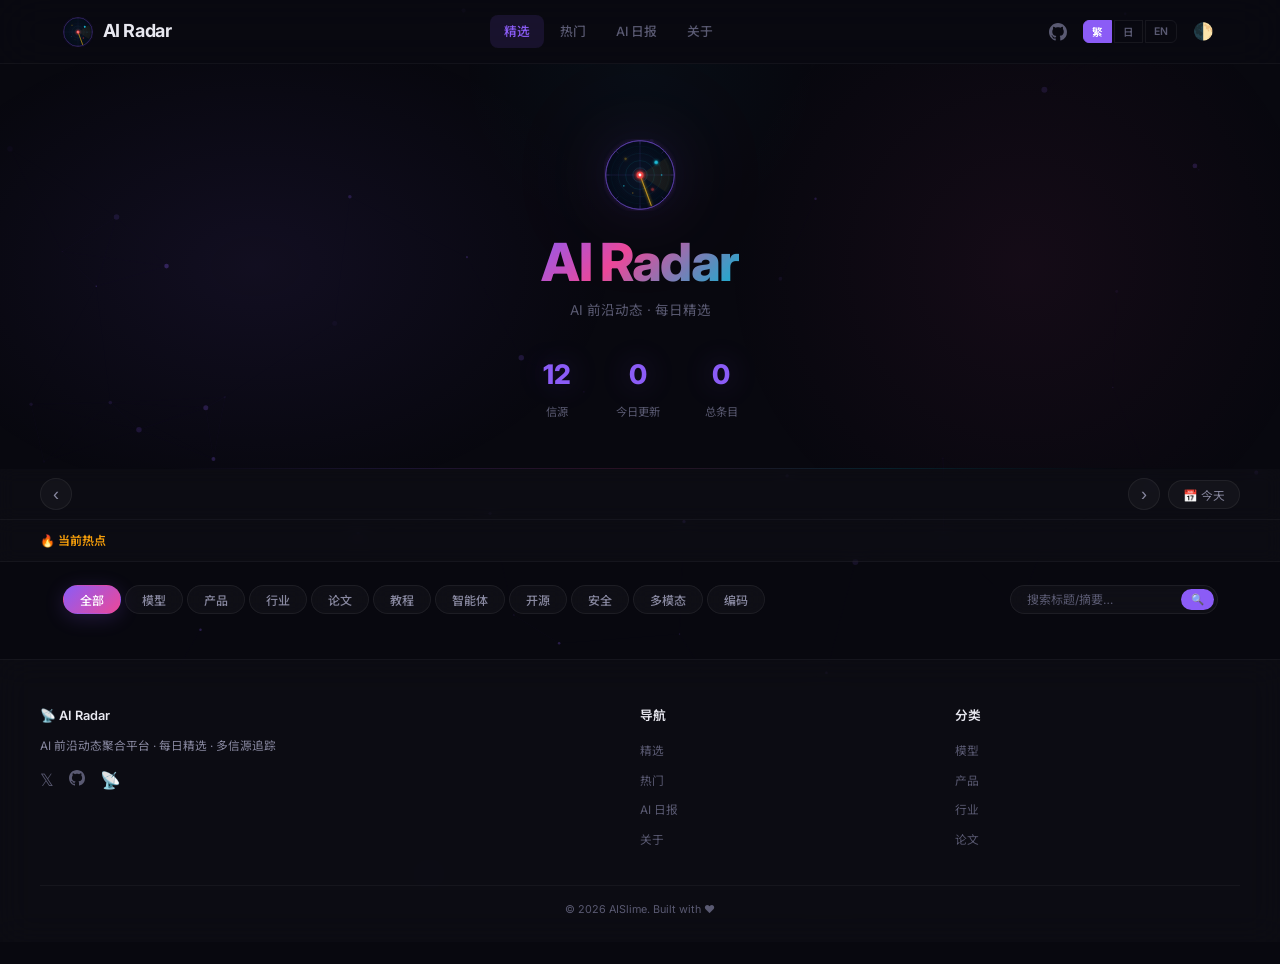
<file: index.html>
<!DOCTYPE html>
<html lang="zh-CN" data-theme="dark">
<head>
  <meta charset="UTF-8">
  <meta name="viewport" content="width=device-width, initial-scale=1.0">
  <meta name="description" content="AI Radar — AI 前沿动态聚合 · 每日精选 · 多语言">
  <title>AI Radar — AI 前沿动态</title>
  <link rel="icon" href="images/logo.svg" type="image/svg+xml">
  <link rel="stylesheet" href="css/style.css">
  <link href="https://fonts.googleapis.com/css2?family=Inter:wght@400;500;600;700;800&family=Noto+Sans+SC:wght@400;500;600;700&family=Noto+Sans+JP:wght@300;400;500;700&display=swap" rel="stylesheet">
</head>
<body>
  <!-- Particle Canvas Background -->
  <canvas id="particleCanvas"></canvas>

  <!-- ========== HEADER ========== -->
  <header class="site-header">
    <div class="header-inner">
      <a href="index.html" class="site-logo">
        <img src="images/logo.svg" alt="AI Radar" class="logo-img">
        <span>AI Radar</span>
      </a>

      <nav class="main-nav" id="mainNav">
        <a href="javascript:void(0)" class="active" data-view="featured" onclick="switchView('featured')" data-i18n="nav.featured">精选</a>
        <a href="javascript:void(0)" data-view="trending" onclick="switchView('trending')" data-i18n="nav.trending">热门</a>
        <a href="javascript:void(0)" data-view="daily" onclick="switchView('daily')" data-i18n="nav.daily">AI 日报</a>
        <a href="about.html" data-i18n="nav.about">关于</a>
      </nav>

      <div class="header-actions">
        <a href="https://github.com/HuanMoovo" target="_blank" class="gh-link" title="GitHub">
          <svg width="18" height="18" viewBox="0 0 16 16" fill="currentColor"><path d="M8 0C3.58 0 0 3.58 0 8c0 3.54 2.29 6.53 5.47 7.59.4.07.55-.17.55-.38 0-.19-.01-.82-.01-1.49-2.01.37-2.53-.49-2.69-.94-.09-.23-.48-.94-.82-1.13-.28-.15-.68-.52-.01-.53.63-.01 1.08.58 1.23.82.72 1.21 1.87.87 2.33.66.07-.52.28-.87.51-1.07-1.78-.2-3.64-.89-3.64-3.95 0-.87.31-1.59.82-2.15-.08-.2-.36-1.02.08-2.12 0 0 .67-.21 2.2.82.64-.18 1.32-.27 2-.27.68 0 1.36.09 2 .27 1.53-1.04 2.2-.82 2.2-.82.44 1.1.16 1.92.08 2.12.51.56.82 1.27.82 2.15 0 3.07-1.87 3.75-3.65 3.95.29.25.54.73.54 1.48 0 1.07-.01 1.93-.01 2.2 0 .21.15.46.55.38A8.013 8.013 0 0016 8c0-4.42-3.58-8-8-8z"/></svg>
        </a>
        <!-- Language Switcher -->
        <div class="lang-switcher">
          <button class="lang-btn active" data-lang="zh">繁</button>
          <button class="lang-btn" data-lang="ja">日</button>
          <button class="lang-btn" data-lang="en">EN</button>
        </div>
        <!-- Theme Toggle -->
        <button class="theme-toggle" id="themeToggle" aria-label="Toggle theme">🌓</button>
        <!-- Mobile Menu Toggle -->
        <button class="nav-toggle" id="navToggle" aria-label="Menu">☰</button>
      </div>
    </div>
  </header>

  <!-- ========== HERO ========== -->
  <section class="hero">
    <div class="hero-content">
      <div class="hero-slime">
        <img src="images/slime.svg" alt="AISlime" class="hero-slime-img">
      </div>
      <h1>
        <span class="gradient-text">AI Radar</span>
      </h1>
      <p class="hero-desc" data-i18n="hero.subtitle">AI 前沿动态 · 每日精选</p>
      <div class="hero-stats">
        <div class="stat">
          <span class="stat-num" id="totalSources">12</span>
          <span class="stat-label" data-i18n="hero.sources">信源</span>
        </div>
        <div class="stat">
          <span class="stat-num" id="todayCount">0</span>
          <span class="stat-label" data-i18n="hero.today">今日更新</span>
        </div>
        <div class="stat">
          <span class="stat-num" id="totalArticles">0</span>
          <span class="stat-label" data-i18n="hero.total">总条目</span>
        </div>
      </div>
    </div>
  </section>

  <!-- Glow line -->
  <div class="glow-line"></div>

  <!-- ========== DATE NAVIGATION ========== -->
  <div class="date-nav">
    <div class="date-nav-inner">
      <button class="date-arrow" id="datePrev" aria-label="Previous day">‹</button>
      <div class="date-picker" id="datePicker">
        <!-- Dates injected by JS -->
      </div>
      <button class="date-arrow" id="dateNext" aria-label="Next day">›</button>
      <button class="date-today-btn" id="dateToday">📅 <span data-i18n="date.today">今天</span></button>
    </div>
  </div>

  <!-- ========== HOT TOPICS BAR ========== -->
  <div class="hot-bar">
    <div class="hot-bar-inner">
      <span class="hot-label" data-i18n="hot.label">🔥 当前热点</span>
      <div class="hot-items" id="hotItems">
        <!-- Injected by JS -->
      </div>
    </div>
  </div>

  <!-- ========== MAIN CONTENT ========== -->
  <main class="main-layout">

    <!-- Category Filter -->
    <div class="filter-bar">
      <div class="filter-tabs" id="filterTabs">
        <button class="filter-tab active" data-filter="all" data-i18n="filter.all">全部</button>
        <button class="filter-tab" data-filter="model" data-i18n="filter.model">模型</button>
        <button class="filter-tab" data-filter="product" data-i18n="filter.product">产品</button>
        <button class="filter-tab" data-filter="industry" data-i18n="filter.industry">行业</button>
        <button class="filter-tab" data-filter="paper" data-i18n="filter.paper">论文</button>
        <button class="filter-tab" data-filter="tutorial" data-i18n="filter.tutorial">教程</button>
        <button class="filter-tab" data-filter="agent" data-i18n="filter.agent">智能体</button>
        <button class="filter-tab" data-filter="open-source" data-i18n="filter.open-source">开源</button>
        <button class="filter-tab" data-filter="safety" data-i18n="filter.safety">安全</button>
        <button class="filter-tab" data-filter="multimodal" data-i18n="filter.multimodal">多模态</button>
        <button class="filter-tab" data-filter="coding" data-i18n="filter.coding">编码</button>
      </div>
      <div class="filter-search">
        <input type="text" id="searchInput" data-i18n-placeholder="search.placeholder" placeholder="搜索标题/摘要…">
        <button class="search-btn" data-i18n="search.btn">🔍</button>
      </div>
    </div>

    <!-- News Timeline -->
    <div class="timeline" id="timeline">
      <!-- Injected by JS -->
    </div>

  </main>

  <!-- ========== FOOTER ========== -->
  <footer class="site-footer">
    <div class="footer-inner">
      <div class="footer-section">
        <h4>📡 AI Radar</h4>
        <p data-i18n="footer.desc">AI 前沿动态聚合平台 · 每日精选 · 多信源追踪</p>
        <div class="footer-social">
          <a href="#" title="Twitter">𝕏</a>
          <a href="https://github.com/HuanMoovo" target="_blank" title="GitHub">
            <svg width="16" height="16" viewBox="0 0 16 16" fill="currentColor"><path d="M8 0C3.58 0 0 3.58 0 8c0 3.54 2.29 6.53 5.47 7.59.4.07.55-.17.55-.38 0-.19-.01-.82-.01-1.49-2.01.37-2.53-.49-2.69-.94-.09-.23-.48-.94-.82-1.13-.28-.15-.68-.52-.01-.53.63-.01 1.08.58 1.23.82.72 1.21 1.87.87 2.33.66.07-.52.28-.87.51-1.07-1.78-.2-3.64-.89-3.64-3.95 0-.87.31-1.59.82-2.15-.08-.2-.36-1.02.08-2.12 0 0 .67-.21 2.2.82.64-.18 1.32-.27 2-.27.68 0 1.36.09 2 .27 1.53-1.04 2.2-.82 2.2-.82.44 1.1.16 1.92.08 2.12.51.56.82 1.27.82 2.15 0 3.07-1.87 3.75-3.65 3.95.29.25.54.73.54 1.48 0 1.07-.01 1.93-.01 2.2 0 .21.15.46.55.38A8.013 8.013 0 0016 8c0-4.42-3.58-8-8-8z"/></svg>
          </a>
          <a href="#" title="RSS">📡</a>
        </div>
      </div>
      <div class="footer-section">
        <h4 data-i18n="nav.title">导航</h4>
        <ul>
          <li><a href="javascript:void(0)" onclick="switchView('featured')" data-i18n="nav.featured">精选</a></li>
          <li><a href="javascript:void(0)" onclick="switchView('trending')" data-i18n="nav.trending">热门</a></li>
          <li><a href="javascript:void(0)" onclick="switchView('daily')" data-i18n="nav.daily">AI 日报</a></li>
          <li><a href="about.html" data-i18n="nav.about">关于</a></li>
        </ul>
      </div>
      <div class="footer-section">
        <h4 data-i18n="categories.title">分类</h4>
        <ul>
          <li><a href="#" data-i18n="filter.model">模型</a></li>
          <li><a href="#" data-i18n="filter.product">产品</a></li>
          <li><a href="#" data-i18n="filter.industry">行业</a></li>
          <li><a href="#" data-i18n="filter.paper">论文</a></li>
        </ul>
      </div>
    </div>
    <div class="footer-bottom">
      <span>&copy; 2026 AISlime. Built with ❤️</span>
    </div>
  </footer>

  <!-- Scroll to Top -->
  <button class="scroll-top" id="scrollTop">↑</button>

  <!-- Inline view switching (CDN cache bypass) -->
  <script>
  function switchView(v) {
    document.querySelectorAll('.main-nav a[data-view]').forEach(a => a.classList.toggle('active', a.dataset.view === v));
    if (typeof renderNews === 'function') {
      if (window.currentView !== undefined) window.currentView = v;
      renderNews();
    }
    window.location.hash = v;
  }
  </script>

  <script src="js/data.js?v=2"></script>
  <script src="js/i18n.js?v=2"></script>
  <script src="js/main.js?v=2"></script>
</body>
</html>
</file>
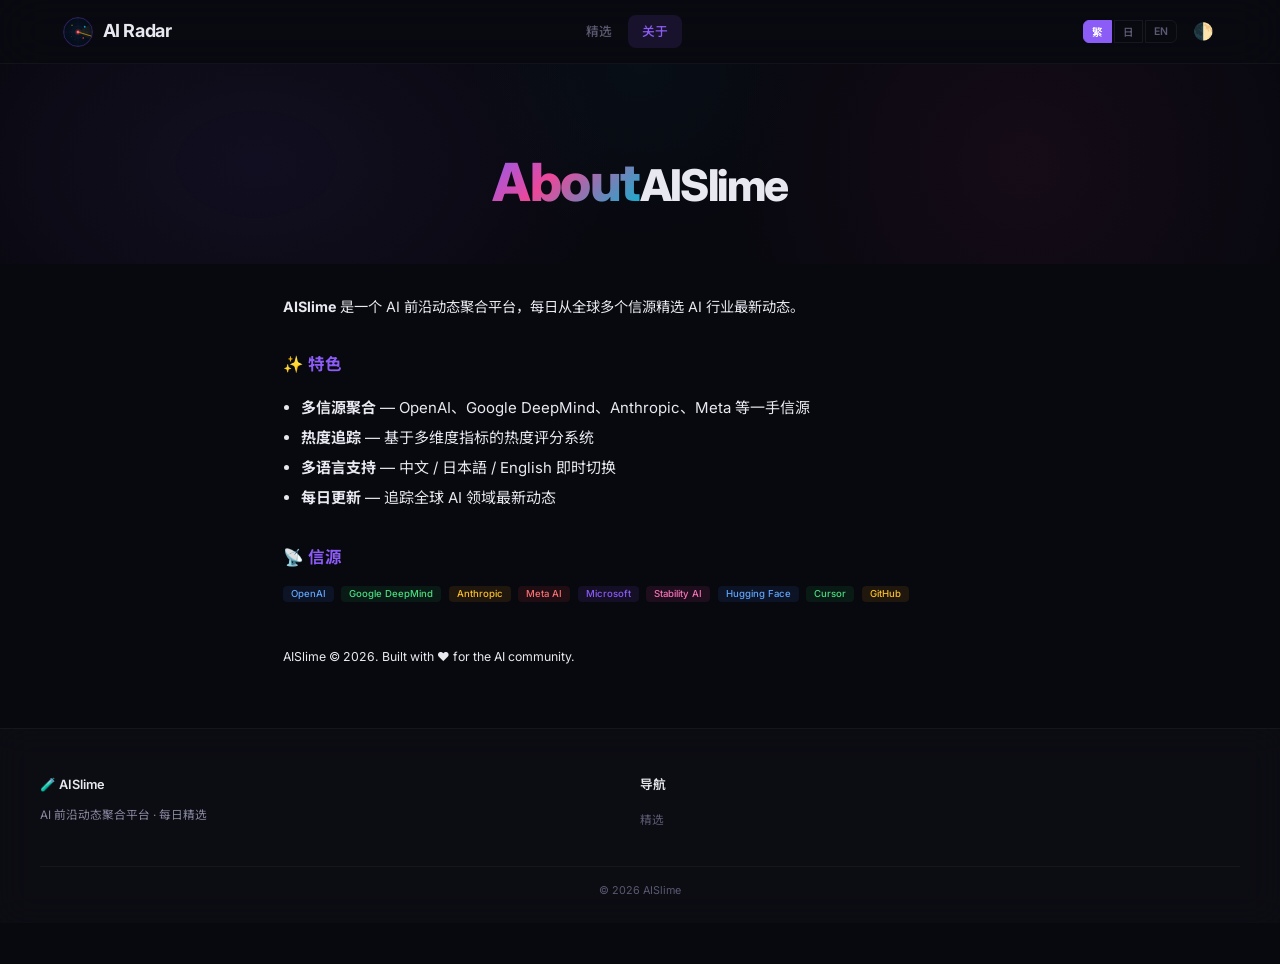
<file: about.html>
<!DOCTYPE html>
<html lang="zh-CN" data-theme="dark">
<head>
  <meta charset="UTF-8">
  <meta name="viewport" content="width=device-width, initial-scale=1.0">
  <meta name="description" content="关于 AISlime — AI 前沿动态聚合平台">
  <title>关于 — AISlime</title>
  <link rel="icon" href="data:image/svg+xml,<svg xmlns='http://www.w3.org/2000/svg' viewBox='0 0 100 100'><text y='.9em' font-size='90'>🧪</text></svg>">
  <link rel="stylesheet" href="css/style.css">
  <link href="https://fonts.googleapis.com/css2?family=Inter:wght@400;500;600;700;800&family=Noto+Sans+SC:wght@400;500;600;700&family=Noto+Sans+JP:wght@300;400;500;700&display=swap" rel="stylesheet">
</head>
<body>
  <header class="site-header">
    <div class="header-inner">
      <a href="index.html" class="site-logo">
        <img src="images/logo.svg" alt="AI Radar" class="logo-img">
        <span>AI Radar</span>
      </a>
      <nav class="main-nav" id="mainNav">
        <a href="index.html" data-i18n="nav.featured">精选</a>
        <a href="about.html" class="active" data-i18n="nav.about">关于</a>
      </nav>
      <div class="header-actions">
        <div class="lang-switcher">
          <button class="lang-btn active" data-lang="zh">繁</button>
          <button class="lang-btn" data-lang="ja">日</button>
          <button class="lang-btn" data-lang="en">EN</button>
        </div>
        <button class="theme-toggle" id="themeToggle">🌓</button>
        <button class="nav-toggle" id="navToggle">☰</button>
      </div>
    </div>
  </header>

  <div class="hero" style="padding:6rem 1.5rem 3rem;">
    <div class="hero-content">
      <h1><span class="gradient-text">About</span><small>AISlime</small></h1>
    </div>
  </div>

  <main class="main-layout" style="max-width:760px; margin:0 auto; padding:2rem 1.5rem 4rem;">
    <p style="color:var(--text-secondary); font-size:0.95rem; line-height:1.8; margin-bottom:1.5rem;">
      <b style="color:var(--text-primary)">AISlime</b> 是一个 AI 前沿动态聚合平台，每日从全球多个信源精选 AI 行业最新动态。
    </p>

    <h2 style="font-size:1.1rem; color:var(--accent); margin:2rem 0 1rem;">✨ 特色</h2>
    <ul style="color:var(--text-secondary); line-height:2; padding-left:1.2rem;">
      <li><b>多信源聚合</b> — OpenAI、Google DeepMind、Anthropic、Meta 等一手信源</li>
      <li><b>热度追踪</b> — 基于多维度指标的热度评分系统</li>
      <li><b>多语言支持</b> — 中文 / 日本語 / English 即时切换</li>
      <li><b>每日更新</b> — 追踪全球 AI 领域最新动态</li>
    </ul>

    <h2 style="font-size:1.1rem; color:var(--accent); margin:2rem 0 1rem;">📡 信源</h2>
    <div style="display:flex; flex-wrap:wrap; gap:0.5rem;">
      <span class="card-tag model">OpenAI</span>
      <span class="card-tag product">Google DeepMind</span>
      <span class="card-tag industry">Anthropic</span>
      <span class="card-tag paper">Meta AI</span>
      <span class="card-tag tutorial">Microsoft</span>
      <span class="card-tag agent">Stability AI</span>
      <span class="card-tag model">Hugging Face</span>
      <span class="card-tag product">Cursor</span>
      <span class="card-tag industry">GitHub</span>
    </div>

    <p style="color:var(--text-muted); font-size:0.82rem; margin-top:3rem;">
      AISlime &copy; 2026. Built with ❤️ for the AI community.
    </p>
  </main>

  <footer class="site-footer">
    <div class="footer-inner">
      <div class="footer-section">
        <h4>🧪 AISlime</h4>
        <p data-i18n="footer.desc">AI 前沿动态聚合平台 · 每日精选</p>
      </div>
      <div class="footer-section">
        <h4 data-i18n="nav.title">导航</h4>
        <ul><li><a href="index.html" data-i18n="nav.featured">精选</a></li></ul>
      </div>
    </div>
    <div class="footer-bottom"><span>&copy; 2026 AISlime</span></div>
  </footer>

  <button class="scroll-top" id="scrollTop">↑</button>
  <script src="js/i18n.js"></script>
  <script src="js/main.js"></script>
</body>
</html>
</file>
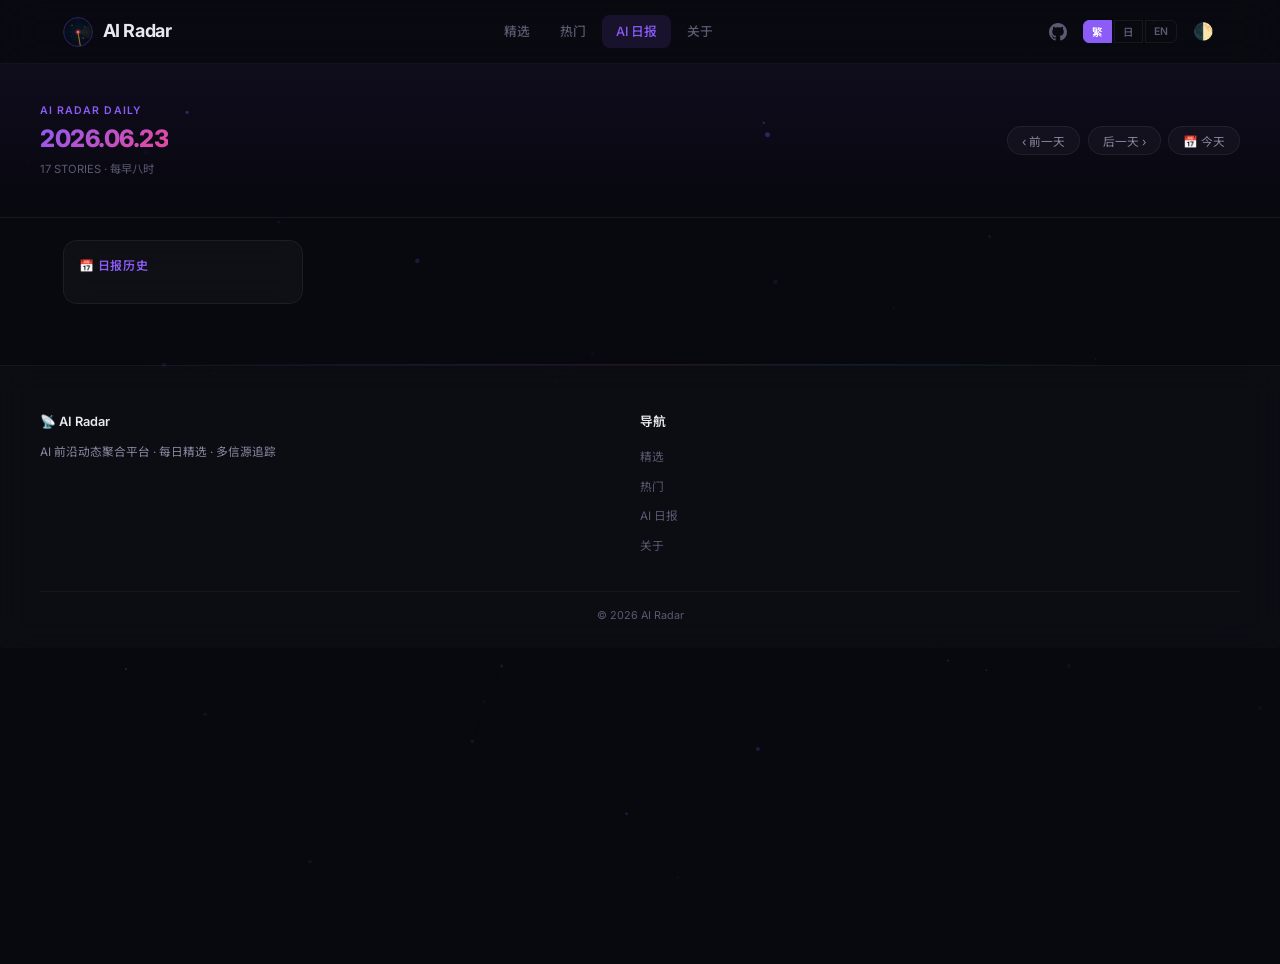
<file: daily.html>
<!DOCTYPE html>
<html lang="zh-CN" data-theme="dark">
<head>
  <meta charset="UTF-8">
  <meta name="viewport" content="width=device-width, initial-scale=1.0">
  <meta name="description" content="AI Radar 日报 — 每日 AI 动态分类汇总">
  <title>AI 日报 · AI Radar</title>
  <link rel="icon" href="images/logo.svg" type="image/svg+xml">
  <link rel="stylesheet" href="css/style.css">
  <link href="https://fonts.googleapis.com/css2?family=Inter:wght@400;500;600;700;800&family=Noto+Sans+SC:wght@400;500;600;700&family=Noto+Sans+JP:wght@300;400;500;700&display=swap" rel="stylesheet">
  <style>
    /* Daily page specific styles */
    .daily-layout { display: grid; grid-template-columns: 240px 1fr; gap: 1.5rem; max-width: 1200px; margin: 1.5rem auto 3rem; padding: 0 1.5rem; position: relative; z-index: 1; }
    
    /* Sidebar */
    .daily-sidebar { position: sticky; top: calc(var(--header-h) + 1.5rem); align-self: start; }
    .sidebar-card { background: rgba(255,255,255,0.03); backdrop-filter: blur(16px); border: 1px solid rgba(255,255,255,0.06); border-radius: 14px; padding: 1rem; margin-bottom: 1rem; }
    [data-theme="light"] .sidebar-card { background: rgba(255,255,255,0.7); border: 1px solid rgba(0,0,0,0.06); }
    .sidebar-card h3 { font-size: .8rem; font-weight: 600; margin-bottom: .75rem; color: var(--accent); letter-spacing: .05em; }
    .sidebar-date { display: block; padding: 5px 10px; border-radius: 8px; font-size: .78rem; color: var(--text2); cursor: pointer; transition: all .2s; margin-bottom: 1px; }
    .sidebar-date:hover { background: rgba(139,92,246,0.08); color: var(--text); }
    .sidebar-date.active { background: linear-gradient(135deg,var(--accent),var(--accent2)); color: #fff; }
    .sidebar-date .date-num { font-weight: 600; margin-right: 4px; }
    .sidebar-date .date-count { font-size: .65rem; color: var(--text3); float: right; }
    
    .sidebar-month { font-size: .72rem; color: var(--text3); padding: 8px 10px 4px; font-weight: 600; letter-spacing: .05em; }
    
    /* Daily Header */
    .daily-header { position: relative; z-index: 1; margin-top: var(--header-h); padding: 2.5rem 1.5rem; background: linear-gradient(180deg, rgba(139,92,246,0.06) 0%, transparent 100%); border-bottom: 1px solid rgba(255,255,255,0.04); }
    .daily-header-inner { max-width: 1200px; margin: 0 auto; display: flex; align-items: center; gap: 1.5rem; flex-wrap: wrap; }
    .daily-vol { font-size: .7rem; color: var(--accent); font-weight: 600; letter-spacing: .1em; }
    .daily-date { font-size: 1.6rem; font-weight: 800; letter-spacing: -.02em; background: linear-gradient(135deg,var(--accent),var(--accent2)); -webkit-background-clip: text; -webkit-text-fill-color: transparent; background-clip: text; }
    .daily-stories { font-size: .75rem; color: var(--text3); }
    .daily-desc { font-size: .78rem; color: var(--text3); }
    .daily-nav-links { display: flex; gap: .5rem; margin-left: auto; }
    .daily-nav-btn { background: var(--card); border: 1px solid var(--card-border); color: var(--text2); padding: 5px 14px; border-radius: 20px; font-size: .78rem; cursor: pointer; transition: all .3s; font-family: var(--font); }
    .daily-nav-btn:hover { background: var(--card-hover); color: var(--accent); border-color: var(--accent); }
    
    /* Daily Sections */
    .daily-content { min-width: 0; }
    .daily-section { margin-bottom: 2rem; }
    .daily-section-header { display: flex; align-items: baseline; gap: .75rem; padding: .6rem 0; margin-bottom: .5rem; border-bottom: 1px solid rgba(255,255,255,0.04); }
    [data-theme="light"] .daily-section-header { border-bottom: 1px solid rgba(0,0,0,0.04); }
    .daily-section-num { font-size: 1.1rem; font-weight: 800; color: var(--accent); font-family: 'Inter', monospace; opacity: 0.5; }
    .daily-section h2 { font-size: .95rem; font-weight: 600; }
    .daily-section-en { font-size: .65rem; color: var(--text3); text-transform: uppercase; letter-spacing: .08em; margin-left: auto; }
    
    /* Daily Article */
    .daily-article { padding: .7rem 0; border-bottom: 1px solid rgba(255,255,255,0.03); transition: all .2s; cursor: pointer; }
    .daily-article:last-child { border-bottom: none; }
    .daily-article:hover { padding-left: 8px; }
    [data-theme="light"] .daily-article { border-bottom: 1px solid rgba(0,0,0,0.03); }
    .daily-article h3 { font-size: .85rem; font-weight: 600; line-height: 1.5; margin-bottom: 4px; transition: color .15s; }
    .daily-article:hover h3 { color: var(--accent); }
    .daily-article-meta { display: flex; gap: 8px; font-size: .68rem; color: var(--text3); }
    .daily-article-source { background: var(--card); padding: 0 6px; border-radius: 3px; }
    
    @media (max-width: 768px) { .daily-layout { grid-template-columns: 1fr; } .daily-sidebar { display: none; } }
  </style>
</head>
<body>
  <canvas id="particleCanvas"></canvas>

  <header class="site-header">
    <div class="header-inner">
      <a href="index.html" class="site-logo">
        <img src="images/logo.svg" alt="AI Radar" class="logo-img">
        <span>AI Radar</span>
      </a>
      <nav class="main-nav" id="mainNav">
        <a href="index.html" data-i18n="nav.featured">精选</a>
        <a href="trending.html" data-i18n="nav.trending">热门</a>
        <a href="daily.html" class="active" data-i18n="nav.daily">AI 日报</a>
        <a href="about.html" data-i18n="nav.about">关于</a>
      </nav>
      <div class="header-actions">
        <a href="https://github.com/HuanMoovo" target="_blank" class="gh-link" title="GitHub">
          <svg width="18" height="18" viewBox="0 0 16 16" fill="currentColor"><path d="M8 0C3.58 0 0 3.58 0 8c0 3.54 2.29 6.53 5.47 7.59.4.07.55-.17.55-.38 0-.19-.01-.82-.01-1.49-2.01.37-2.53-.49-2.69-.94-.09-.23-.48-.94-.82-1.13-.28-.15-.68-.52-.01-.53.63-.01 1.08.58 1.23.82.72 1.21 1.87.87 2.33.66.07-.52.28-.87.51-1.07-1.78-.2-3.64-.89-3.64-3.95 0-.87.31-1.59.82-2.15-.08-.2-.36-1.02.08-2.12 0 0 .67-.21 2.2.82.64-.18 1.32-.27 2-.27.68 0 1.36.09 2 .27 1.53-1.04 2.2-.82 2.2-.82.44 1.1.16 1.92.08 2.12.51.56.82 1.27.82 2.15 0 3.07-1.87 3.75-3.65 3.95.29.25.54.73.54 1.48 0 1.07-.01 1.93-.01 2.2 0 .21.15.46.55.38A8.013 8.013 0 0016 8c0-4.42-3.58-8-8-8z"/></svg>
        </a>
        <div class="lang-switcher">
          <button class="lang-btn active" data-lang="zh">繁</button>
          <button class="lang-btn" data-lang="ja">日</button>
          <button class="lang-btn" data-lang="en">EN</button>
        </div>
        <button class="theme-toggle" id="themeToggle">🌓</button>
        <button class="nav-toggle" id="navToggle">☰</button>
      </div>
    </div>
  </header>

  <!-- Daily Header -->
  <div class="daily-header">
    <div class="daily-header-inner">
      <div>
        <div class="daily-vol">AI RADAR DAILY</div>
        <div class="daily-date" id="dailyDate">2026.06.23</div>
        <div class="daily-stories" id="dailyStories">17 STORIES · 每早八时</div>
      </div>
      <div class="daily-nav-links">
        <button class="daily-nav-btn" id="prevDay">‹ 前一天</button>
        <button class="daily-nav-btn" id="nextDay">后一天 ›</button>
        <button class="daily-nav-btn" id="gotoToday">📅 今天</button>
      </div>
    </div>
  </div>

  <!-- Daily Layout -->
  <div class="daily-layout">
    <!-- Sidebar -->
    <aside class="daily-sidebar" id="dailySidebar">
      <div class="sidebar-card">
        <h3>📅 日报历史</h3>
        <div id="dateList"></div>
      </div>
    </aside>

    <!-- Main Content -->
    <main class="daily-content" id="dailyContent">
      <!-- Injected by JS -->
    </main>
  </div>

  <div class="glow-line"></div>

  <footer class="site-footer">
    <div class="footer-inner">
      <div class="footer-section">
        <h4>📡 AI Radar</h4>
        <p>AI 前沿动态聚合平台 · 每日精选 · 多信源追踪</p>
      </div>
      <div class="footer-section">
        <h4>导航</h4>
        <ul>
          <li><a href="index.html">精选</a></li>
          <li><a href="trending.html">热门</a></li>
          <li><a href="daily.html">AI 日报</a></li>
          <li><a href="about.html">关于</a></li>
        </ul>
      </div>
    </div>
    <div class="footer-bottom"><span>&copy; 2026 AI Radar</span></div>
  </footer>

  <script src="js/data.js"></script>
  <script src="js/i18n.js"></script>
  <script>
    // Initialize particle canvas
    const canvas = document.getElementById('particleCanvas');
    if (canvas) {
      const ctx = canvas.getContext('2d');
      let w, h, particles = [];
      function resize() { w = canvas.width = window.innerWidth; h = canvas.height = window.innerHeight; }
      resize(); window.addEventListener('resize', resize);
      class P { constructor() { this.reset(); } reset() { this.x = Math.random()*w; this.y = Math.random()*h; this.vx = (Math.random()-0.5)*0.3; this.vy = (Math.random()-0.5)*0.3; this.r = Math.random()*2+0.5; this.a = Math.random()*0.3+0.05; this.p = Math.random()*Math.PI*2; } update() { this.x+=this.vx; this.y+=this.vy; this.p+=0.02; if(this.x<0||this.x>w)this.vx*=-1; if(this.y<0||this.y>h)this.vy*=-1; } draw() { ctx.beginPath(); ctx.arc(this.x,this.y,this.r,0,Math.PI*2); ctx.fillStyle=`rgba(139,92,246,${this.a*(0.6+0.4*Math.sin(this.p))})`; ctx.fill(); } }
      for(let i=0;i<50;i++) particles.push(new P());
      function drawLines() { for(let i=0;i<particles.length;i++) for(let j=i+1;j<particles.length;j++) { let dx=particles[i].x-particles[j].x, dy=particles[i].y-particles[j].y, d=Math.sqrt(dx*dx+dy*dy); if(d<150) { ctx.beginPath(); ctx.moveTo(particles[i].x,particles[i].y); ctx.lineTo(particles[j].x,particles[j].y); ctx.strokeStyle=`rgba(139,92,246,${(1-d/150)*0.05})`; ctx.lineWidth=0.5; ctx.stroke(); } } }
      function animate() { ctx.clearRect(0,0,w,h); particles.forEach(p=>{p.update();p.draw()}); drawLines(); requestAnimationFrame(animate); }
      animate();
    }

    // Build daily view from NEWS_DATA
    let currentDailyDate = 'all';

    function getDailyData(date) {
      const dayData = NEWS_DATA.find(d => d.day === date);
      if (!dayData) return null;
      
      // Classify items into sections
      const sections = {
        model: { title: { zh: '模型发布/更新', ja: 'モデル発表', en: 'Model Releases' }, items: [] },
        product: { title: { zh: '产品发布/更新', ja: 'プロダクト', en: 'Products' }, items: [] },
        industry: { title: { zh: '行业动态', ja: '業界動向', en: 'Industry' }, items: [] },
        paper: { title: { zh: '论文研究', ja: '論文研究', en: 'Research Papers' }, items: [] },
        tutorial: { title: { zh: '教程与观点', ja: 'チュートリアル', en: 'Tutorials' }, items: [] },
        other: { title: { zh: '其他动态', ja: 'その他', en: 'Others' }, items: [] },
      };
      
      dayData.items.forEach(item => {
        let placed = false;
        for (const tag of item.tags) {
          if (sections[tag]) { sections[tag].items.push(item); placed = true; break; }
        }
        if (!placed) sections.other.items.push(item);
      });
      
      return sections;
    }

    function renderDaily(date) {
      currentDailyDate = date;
      const sections = getDailyData(date);
      if (!sections) { document.getElementById('dailyContent').innerHTML = '<div style="text-align:center;padding:4rem;color:var(--text3)">暂无该日数据</div>'; return; }

      const lang = currentLang || 'zh';
      const enSections = { model: 'MODEL', product: 'PRODUCT', industry: 'INDUSTRY', paper: 'RESEARCH', tutorial: 'TIPS', other: 'OTHER' };
      const order = ['model','product','industry','paper','tutorial','other'];
      
      let html = '';
      let num = 1;
      order.forEach(key => {
        const sec = sections[key];
        if (!sec.items.length) return;
        const title = sec.title[lang] || sec.title.zh;
        html += `<div class="daily-section">
          <div class="daily-section-header">
            <span class="daily-section-num">${String(num).padStart(2,'0')}</span>
            <h2>${title}</h2>
            <span class="daily-section-en">${enSections[key]}</span>
          </div>`;
        sec.items.forEach(item => {
          const c = item[lang] || item.zh;
          html += `<div class="daily-article" onclick="window.open('${item.url}','_blank')">
            <h3>${c.title}</h3>
            <div class="daily-article-meta">
              <span class="daily-article-source">${item.source}</span>
              <span>${item.time}</span>
            </div>
          </div>`;
        });
        html += `</div>`;
        num++;
      });

      document.getElementById('dailyContent').innerHTML = html;
      
      // Update header
      const dl = document.getElementById('dailyDate');
      const ds = document.getElementById('dailyStories');
      if (dl) dl.textContent = date;
      if (ds) {
        const total = Object.values(sections).reduce((s,sec) => s + sec.items.length, 0);
        ds.textContent = `${total} STORIES · 每早八时`;
      }
      
      // Update sidebar
      renderDateSidebar(date);
    }

    function renderDateSidebar(activeDate) {
      const container = document.getElementById('dateList');
      if (!container) return;
      
      const dates = [...new Set(NEWS_DATA.map(d => d.day))].sort((a,b) => b.localeCompare(a));
      const months = {};
      dates.forEach(d => {
        const m = d.substring(0, 7);
        if (!months[m]) months[m] = [];
        months[m].push(d);
      });

      let html = '';
      Object.entries(months).forEach(([month, days]) => {
        html += `<div class="sidebar-month">${month}</div>`;
        days.forEach(d => {
          const dayData = NEWS_DATA.find(dd => dd.day === d);
          const count = dayData ? dayData.items.length : 0;
          const dayNum = parseInt(d.split('-')[2]);
          html += `<div class="sidebar-date ${d === activeDate ? 'active' : ''}" onclick="renderDaily('${d}')">
            <span class="date-num">${dayNum}日</span>
            <span class="date-count">${count}</span>
          </div>`;
        });
      });
      container.innerHTML = html;
    }

    // Date navigation
    document.addEventListener('DOMContentLoaded', () => {
      const dates = [...new Set(NEWS_DATA.map(d => d.day))].sort((a,b) => b.localeCompare(a));
      if (dates.length) renderDaily(dates[0]);

      document.getElementById('prevDay')?.addEventListener('click', () => {
        const dates = [...new Set(NEWS_DATA.map(d => d.day))].sort((a,b) => b.localeCompare(a));
        const idx = dates.indexOf(currentDailyDate);
        if (idx < dates.length - 1) renderDaily(dates[idx + 1]);
      });
      document.getElementById('nextDay')?.addEventListener('click', () => {
        const dates = [...new Set(NEWS_DATA.map(d => d.day))].sort((a,b) => b.localeCompare(a));
        const idx = dates.indexOf(currentDailyDate);
        if (idx > 0) renderDaily(dates[idx - 1]);
      });
      document.getElementById('gotoToday')?.addEventListener('click', () => {
        if (dates.length) renderDaily(dates[0]);
      });
    });
  </script>
</body>
</html>
</file>
<file: css/style.css>
/* ============================================================
   AI Radar — Active Theory Inspired Art Theme
   ============================================================ */
@import url('https://fonts.googleapis.com/css2?family=Inter:wght@400;500;600;700;800&family=Noto+Sans+SC:wght@400;500;600;700&family=Noto+Sans+JP:wght@300;400;500;700&display=swap');

:root,[data-theme="dark"] {
  --bg: #08080f;
  --bg2: #0c0c18;
  --card: rgba(255,255,255,0.03);
  --card-hover: rgba(139,92,246,0.04);
  --card-border: rgba(255,255,255,0.06);
  --text: #e8e8f0;
  --text2: #8888a0;
  --text3: #5a5a72;
  --accent: #8b5cf6;
  --accent2: #ec4899;
  --accent3: #06b6d4;
  --glow: rgba(139,92,246,0.12);
  --glow2: rgba(236,72,153,0.08);
  --radius: 16px;
  --radius-sm: 12px;
  --header-h: 64px;
  --font: 'Inter','Noto Sans SC','Noto Sans JP',sans-serif;
}

[data-theme="light"] {
  --bg: #f0f0f8;
  --bg2: #e8e8f2;
  --card: rgba(255,255,255,0.6);
  --card-hover: rgba(139,92,246,0.04);
  --card-border: rgba(0,0,0,0.06);
  --text: #1a1a2e;
  --text2: #5a5a72;
  --text3: #9a9ab0;
  --glow: rgba(139,92,246,0.1);
}

* { margin:0; padding:0; box-sizing:border-box; -webkit-font-smoothing:antialiased; -moz-osx-font-smoothing:grayscale; }
html { scroll-behavior: smooth; font-size: 15px; }
body {
  font-family: var(--font); background: var(--bg); color: var(--text);
  line-height: 1.7; min-height: 100vh; overflow-x: hidden;
}
a { color: var(--accent); text-decoration: none; transition: color .2s; }
a:hover { color: var(--accent2); }
::selection { background: rgba(139,92,246,0.3); color: #fff; }
::-webkit-scrollbar { width: 6px; }
::-webkit-scrollbar-track { background: transparent; }
::-webkit-scrollbar-thumb { background: rgba(139,92,246,0.2); border-radius: 3px; }
::-webkit-scrollbar-thumb:hover { background: rgba(139,92,246,0.4); }

#particleCanvas { position: fixed; inset: 0; z-index: 0; pointer-events: none; }

/* === Header === */
.site-header {
  position: fixed; top:0; left:0; right:0; height: var(--header-h);
  background: rgba(10,10,18,0.6); backdrop-filter: blur(24px) saturate(1.4);
  -webkit-backdrop-filter: blur(24px) saturate(1.4);
  z-index: 1000; border-bottom: 1px solid rgba(255,255,255,0.04);
}
[data-theme="light"] .site-header { background: rgba(240,240,248,0.7); }
.header-inner {
  max-width: 1200px; margin:0 auto; padding:0 1.5rem;
  height: 100%; display: flex; align-items: center; justify-content: space-between;
}
.site-logo { display: flex; align-items: center; gap: 10px; color: var(--text); font-size: 1.2rem; font-weight: 700; letter-spacing: -0.02em; }
.site-logo .logo-img { width: 30px; height: 30px; }

.main-nav { display: flex; align-items: center; gap: 2px; }
.main-nav a { color: var(--text3); padding: 6px 14px; font-size: .85rem; font-weight: 500; border-radius: 8px; transition: all .2s; }
.main-nav a:hover { color: var(--text); background: var(--card); }
.main-nav a.active { color: var(--accent); background: var(--glow); }

.header-actions { display: flex; align-items: center; gap: 12px; }

/* Language */
.lang-switcher { display: flex; gap: 2px; }
.lang-btn {
  background: transparent; border: 1px solid var(--card-border);
  color: var(--text3); padding: 3px 8px;
  font-size: .7rem; font-weight: 600; cursor: pointer; transition: all .2s; font-family: var(--font);
}
.lang-btn:first-child { border-radius: 6px 0 0 6px; }
.lang-btn:last-child { border-radius: 0 6px 6px 0; }
.lang-btn.active { background: var(--accent); color:#fff; border-color:var(--accent); }
.lang-btn:hover:not(.active) { color: var(--text); background: var(--card); }

.theme-toggle { background:none; border:none; font-size:1.1rem; cursor:pointer; padding:4px; border-radius:6px; }
.theme-toggle:hover { background: var(--card); }

.gh-link { display: flex; align-items: center; color: var(--text3); padding: 4px; border-radius: 6px; transition: all .2s; }
.gh-link:hover { color: var(--text); background: var(--card); }

.nav-toggle { display:none; background:none; border:none; color:var(--text); font-size:1.4rem; cursor:pointer; }

/* === Hero === */
.hero {
  position: relative; z-index: 1;
  margin-top: var(--header-h); padding: 5rem 1.5rem 3rem; text-align: center; overflow: hidden;
}
.hero::before {
  content:''; position:absolute; inset:0;
  background: radial-gradient(ellipse 600px 400px at 20% 50%, rgba(139,92,246,0.08) 0%, transparent 60%),
              radial-gradient(ellipse 500px 500px at 80% 50%, rgba(236,72,153,0.06) 0%, transparent 60%);
  pointer-events:none;
}
.hero::after {
  content:''; position:absolute; inset:0;
  background: radial-gradient(ellipse 300px 300px at 50% 0%, rgba(6,182,212,0.04) 0%, transparent 60%);
  pointer-events:none;
}
.hero-content { position:relative; z-index:1; max-width:700px; margin:0 auto; }
.hero-slime { margin-bottom: 1rem; }
.hero-slime-img { width: 72px; height: 72px; filter: drop-shadow(0 0 30px var(--glow)) drop-shadow(0 0 60px var(--glow2)); animation: float 4s ease-in-out infinite; }
@keyframes float { 0%,100% { transform: translateY(0) rotate(0deg); } 25% { transform: translateY(-8px) rotate(-2deg); } 75% { transform: translateY(-4px) rotate(2deg); } }
.hero h1 { font-size: clamp(2.2rem,5vw,3.5rem); font-weight: 800; letter-spacing: -.03em; line-height: 1.1; margin-bottom: .5rem; }
.gradient-text { background: linear-gradient(135deg, var(--accent) 0%, var(--accent2) 40%, var(--accent3) 100%); -webkit-background-clip: text; -webkit-text-fill-color: transparent; background-clip: text; }
.hero-desc { color: var(--text3); font-size: .9rem; margin-bottom: 2rem; }
.hero-stats { display: flex; justify-content: center; gap: 3rem; }
.stat { text-align: center; }
.stat-num { display: block; font-size: 1.8rem; font-weight: 800; color: var(--accent); font-family: 'Inter', monospace; text-shadow: 0 0 30px rgba(139,92,246,0.3); }
.stat-label { font-size: .75rem; color: var(--text3); }

/* === Glow Line === */
.glow-line { position: relative; z-index: 1; height: 1px; max-width: 960px; margin: 0 auto; background: linear-gradient(90deg, transparent, var(--accent), var(--accent2), var(--accent3), transparent); opacity: .15; }

/* === Date Navigation === */
.date-nav { position: relative; z-index: 1; padding: .6rem 1.5rem; background: rgba(255,255,255,0.02); border-bottom: 1px solid rgba(255,255,255,0.04); backdrop-filter: blur(8px); }
.date-nav-inner { max-width:1200px; margin:0 auto; display:flex; align-items:center; gap:8px; }
.date-arrow { background: var(--card); border:1px solid var(--card-border); color:var(--text2); width:32px; height:32px; border-radius:50%; font-size:1.2rem; cursor:pointer; display:flex; align-items:center; justify-content:center; transition:all .2s; flex-shrink:0; }
.date-arrow:hover { background:var(--card-hover); color:var(--accent); border-color:var(--accent); }
.date-picker { display:flex; gap:4px; overflow-x:auto; scrollbar-width:none; flex:1; padding:2px 0; }
.date-picker::-webkit-scrollbar { display:none; }
.date-item { background:rgba(255,255,255,0.03); border:1px solid rgba(255,255,255,0.06); color:var(--text2); padding:5px 14px; font-size:.78rem; font-weight:500; border-radius:20px; cursor:pointer; white-space:nowrap; transition:all .3s ease; font-family:var(--font); backdrop-filter:blur(8px); }
.date-item:hover { background:rgba(139,92,246,0.08); color:var(--text); border-color:rgba(139,92,246,0.2); }
.date-item.active { background:linear-gradient(135deg,var(--accent),var(--accent2)); color:#fff; border-color:transparent; box-shadow:0 4px 20px rgba(139,92,246,0.2); }
.date-today-btn { background:var(--card); border:1px solid var(--card-border); color:var(--text2); padding:5px 14px; font-size:.78rem; border-radius:20px; cursor:pointer; white-space:nowrap; transition:all .25s; font-family:var(--font); flex-shrink:0; }
.date-today-btn:hover { background:var(--card-hover); color:var(--accent); }

/* === Hot Bar === */
.hot-bar { position: relative; z-index: 1; background: rgba(255,255,255,0.02); border-bottom: 1px solid rgba(255,255,255,0.04); padding: .7rem 1.5rem; overflow: hidden; backdrop-filter: blur(8px); }
.hot-bar-inner { max-width:1200px; margin:0 auto; display:flex; align-items:center; gap:1rem; }
.hot-label { font-size:.8rem; font-weight:600; color:var(--orange, #f59e0b); white-space:nowrap; }
.hot-items { display:flex; gap:1.5rem; overflow-x:auto; scrollbar-width:none; }
.hot-items::-webkit-scrollbar { display:none; }
.hot-item { white-space:nowrap; font-size:.8rem; color:var(--text2); cursor:default; }

/* === Filter === */
.filter-bar { position: relative; z-index: 1; max-width:1200px; margin:1.5rem auto 0; padding:0 1.5rem; display:flex; align-items:center; justify-content:space-between; gap:1rem; flex-wrap:wrap; }
.filter-tabs { display:flex; gap:4px; flex-wrap:wrap; }
.filter-tab { background:rgba(255,255,255,0.03); border:1px solid rgba(255,255,255,0.06); color:var(--text2); padding:5px 16px; font-size:.8rem; font-weight:500; border-radius:20px; cursor:pointer; transition:all .3s ease; font-family:var(--font); backdrop-filter:blur(8px); }
.filter-tab:hover { background:rgba(139,92,246,0.08); color:var(--text); border-color:rgba(139,92,246,0.2); transform:translateY(-1px); }
.filter-tab.active { background:linear-gradient(135deg,var(--accent),var(--accent2)); color:#fff; border-color:transparent; box-shadow:0 4px 20px rgba(139,92,246,0.2); }
.filter-search { display:flex; align-items:center; gap:4px; background:rgba(255,255,255,0.03); border:1px solid rgba(255,255,255,0.06); border-radius:20px; padding:3px 3px 3px 16px; backdrop-filter:blur(8px); }
.filter-search input { background:none; border:none; color:var(--text); font-size:.8rem; outline:none; width:150px; font-family:var(--font); }
.filter-search input::placeholder { color: var(--text3); }
.search-btn { background:var(--accent); color:#fff; border:none; padding:4px 10px; border-radius:16px; cursor:pointer; font-size:.7rem; }

/* === Timeline === */
.timeline { position: relative; z-index: 1; max-width:1200px; margin:1.5rem auto 3rem; padding:0 1.5rem; }

/* Glass Card */
.timeline-day { margin-bottom:1.5rem; background:rgba(255,255,255,0.03); backdrop-filter:blur(20px); -webkit-backdrop-filter:blur(20px); border:1px solid rgba(255,255,255,0.06); border-radius:16px; overflow:hidden; box-shadow:0 8px 32px rgba(0,0,0,0.2); transition:box-shadow .3s ease; }
.timeline-day:hover { box-shadow:0 8px 48px rgba(139,92,246,0.08), 0 8px 32px rgba(0,0,0,0.2); }
[data-theme="light"] .timeline-day { background:rgba(255,255,255,0.7); border:1px solid rgba(0,0,0,0.06); box-shadow:0 4px 24px rgba(0,0,0,0.04); }

.day-header { display:flex; align-items:center; gap:1rem; padding:.65rem 1rem; margin-bottom:0; cursor:pointer; user-select:none; background:rgba(255,255,255,0.02); border-bottom:1px solid rgba(255,255,255,0.06); }
[data-theme="light"] .day-header { background:rgba(0,0,0,0.02); border-bottom:1px solid rgba(0,0,0,0.06); }
.day-header h2 { font-size:.88rem; font-weight:600; }
.day-header .day-count { font-size:.68rem; color:var(--text3); background:var(--card); padding:1px 10px; border-radius:10px; }
.day-header .collapse-icon { margin-left:auto; color:var(--text3); font-size:.65rem; }
.day-body.collapsed { display:none; }

/* News Card */
.news-card { display:grid; grid-template-columns:1fr auto; gap:.75rem; padding:.85rem 1.1rem; margin-bottom:1px; cursor:pointer; transition:all .35s cubic-bezier(.22,1,.36,1); position:relative; border-bottom:1px solid rgba(255,255,255,0.04); }
.news-card:last-child { border-bottom:none; }
.news-card::after { content:''; position:absolute; left:0; top:0; bottom:0; width:3px; background:linear-gradient(180deg,var(--accent),var(--accent2)); opacity:0; transition:opacity .35s ease; border-radius:0 3px 3px 0; }
.news-card:hover::after { opacity:1; }
.news-card:hover { background:rgba(139,92,246,0.03); transform:translateX(4px); }
.news-card:hover .card-title { background:linear-gradient(135deg,var(--accent),var(--accent2)); -webkit-background-clip:text; -webkit-text-fill-color:transparent; background-clip:text; }
[data-theme="light"] .news-card { border-bottom:1px solid rgba(0,0,0,0.04); }
[data-theme="light"] .news-card:hover { background:rgba(139,92,246,0.03); }

.news-card .card-main { min-width:0; }
.card-header { display:flex; align-items:center; gap:6px; flex-wrap:wrap; margin-bottom:4px; }
.card-source { font-size:.7rem; font-weight:500; color:var(--text3); background:var(--card); padding:1px 8px; border-radius:4px; white-space:nowrap; }
.card-time { font-size:.7rem; color:var(--text3); white-space:nowrap; }
.news-card .card-title { font-size:.88rem; font-weight:600; line-height:1.5; color:var(--text); margin-bottom:6px; transition:color .15s; }
.card-tags { display:flex; flex-wrap:wrap; gap:3px; }
.card-tag { font-size:.64rem; padding:0 8px; border-radius:4px; font-weight:500; line-height:1.7; backdrop-filter:blur(4px); }
.card-tag.model { background:rgba(59,130,246,0.1); color:#60a5fa; }
.card-tag.product { background:rgba(34,197,94,0.1); color:#4ade80; }
.card-tag.industry { background:rgba(245,158,11,0.1); color:#fbbf24; }
.card-tag.paper { background:rgba(239,68,68,0.1); color:#f87171; }
.card-tag.tutorial { background:rgba(139,92,246,0.1); color:var(--accent); }
.card-tag.agent { background:rgba(236,72,153,0.1); color:#f472b6; }
.card-tag.open-source { background:rgba(34,197,94,0.1); color:#4ade80; }
.card-tag.safety { background:rgba(239,68,68,0.1); color:#f87171; }
.card-tag.multimodal { background:rgba(139,92,246,0.1); color:#a78bfa; }
.card-tag.coding { background:rgba(59,130,246,0.1); color:#60a5fa; }
.card-tag.robotics { background:rgba(245,158,11,0.1); color:#fbbf24; }
.card-tag.video { background:rgba(236,72,153,0.1); color:#f472b6; }
.card-tag.speech { background:rgba(6,182,212,0.1); color:#22d3ee; }
.card-tag.deployment { background:rgba(168,85,247,0.1); color:#a855f7; }
.card-tag.policy { background:rgba(239,68,68,0.1); color:#f87171; }

.news-card .card-side { display:flex; flex-direction:column; align-items:flex-end; justify-content:center; min-width:36px; }
.card-heat { font-size:.95rem; font-weight:700; font-family:'Inter',monospace; text-shadow:0 0 20px currentColor; opacity:0.8; }
.card-heat-label { font-size:.6rem; color:var(--text3); }

/* Card entrance */
.news-card { animation:cardIn .3s ease both; }
@keyframes cardIn { from { opacity:0; transform:translateY(8px); } to { opacity:1; transform:translateY(0); } }

/* === Footer === */
.site-footer { position:relative; z-index:1; background:rgba(255,255,255,0.02); backdrop-filter:blur(16px); border-top:1px solid rgba(255,255,255,0.04); padding:3rem 1.5rem 1.5rem; margin-top:auto; }
.footer-inner { max-width:1200px; margin:0 auto; display:grid; grid-template-columns:2fr 1fr 1fr; gap:2rem; }
.footer-section h4 { font-size:.85rem; font-weight:600; margin-bottom:.7rem; }
.footer-section p { font-size:.78rem; color:var(--text2); line-height:1.6; }
.footer-section ul { list-style:none; }
.footer-section li { margin-bottom:4px; }
.footer-section a { color:var(--text3); font-size:.78rem; }
.footer-section a:hover { color:var(--accent); }
.footer-social { display:flex; gap:1rem; margin-top:.7rem; }
.footer-social a { font-size:1.1rem; color:var(--text3); }
.footer-social a:hover { color:var(--accent); }
.footer-bottom { max-width:1200px; margin:2rem auto 0; padding-top:1rem; border-top:1px solid rgba(255,255,255,0.04); text-align:center; font-size:.72rem; color:var(--text3); }

/* === Scroll Top === */
.scroll-top { position:fixed; bottom:30px; right:30px; width:40px; height:40px; background:linear-gradient(135deg,var(--accent),var(--accent2)); color:#fff; border:none; border-radius:50%; font-size:1.1rem; cursor:pointer; opacity:0; visibility:hidden; transform:translateY(10px); transition:all .3s; box-shadow:0 0 20px var(--glow); z-index:999; }
.scroll-top.visible { opacity:1; visibility:visible; transform:translateY(0); }
.scroll-top:hover { transform:translateY(-2px) scale(1.1); }

/* === Responsive === */
@media (max-width:768px) {
  .main-nav { position:fixed; top:var(--header-h); left:0; right:0; background:rgba(10,10,18,0.95); flex-direction:column; padding:.7rem; gap:2px; transform:translateY(-100%); opacity:0; transition:all .3s; pointer-events:none; border-bottom:1px solid var(--card-border); }
  [data-theme="light"] .main-nav { background:rgba(240,240,248,0.95); }
  .main-nav.open { transform:translateY(0); opacity:1; pointer-events:auto; }
  .main-nav a { padding:10px 14px; width:100%; }
  .nav-toggle { display:block; }
  .filter-bar { flex-direction:column; align-items:stretch; }
  .filter-search { width:100%; }
  .filter-search input { width:100%; }
  .news-card { grid-template-columns:1fr; }
  .news-card .card-side { flex-direction:row; align-items:center; justify-content:flex-start; gap:8px; }
  .footer-inner { grid-template-columns:1fr; }
  .hero-stats { gap:1.5rem; }
}
</file>
